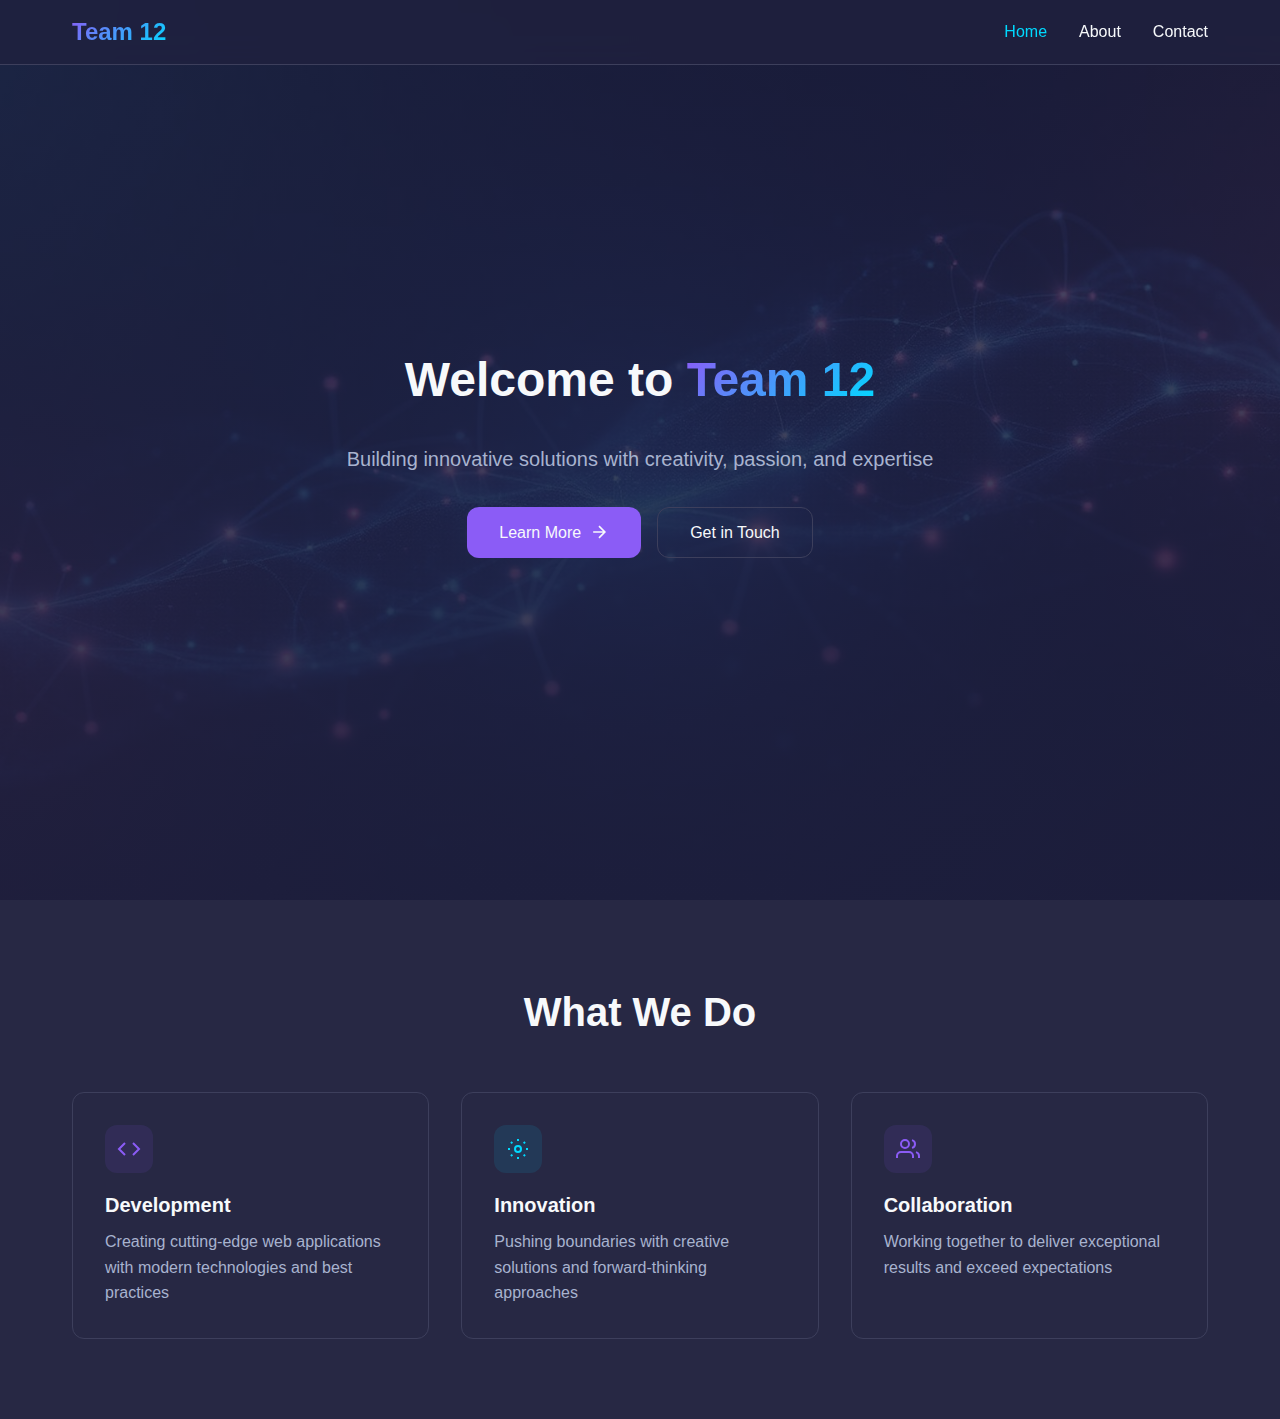
<file: index.html>
<!DOCTYPE html>
<html lang="en">
<head>
    <meta charset="UTF-8">
    <meta name="viewport" content="width=device-width, initial-scale=1.0">
    <title>Team 12 - Innovation & Excellence</title>
    <meta name="description" content="Team 12 portfolio - Building innovative solutions with creativity, passion, and expertise">
    <link rel="stylesheet" href="styles.css">
</head>
<body>
    <!-- Navigation -->
    <nav class="nav">
        <div class="container nav-container">
            <a href="index.html" class="logo">Team 12</a>
            <button class="mobile-menu-btn" id="mobileMenuBtn">
                <span class="hamburger"></span>
            </button>
            <div class="nav-links" id="navLinks">
                <a href="index.html" class="nav-link active">Home</a>
                <a href="about.html" class="nav-link">About</a>
                <a href="contact.html" class="nav-link">Contact</a>
            </div>
        </div>
    </nav>

    <!-- Hero Section -->
    <section class="hero">
        <div class="container hero-content">
            <h1 class="hero-title">
                Welcome to <span class="gradient-text">Team 12</span>
            </h1>
            <p class="hero-subtitle">
                Building innovative solutions with creativity, passion, and expertise
            </p>
            <div class="hero-buttons">
                <a href="about.html" class="btn btn-hero">
                    Learn More
                    <svg width="20" height="20" viewBox="0 0 24 24" fill="none" stroke="currentColor" stroke-width="2">
                        <path d="M5 12h14M12 5l7 7-7 7"/>
                    </svg>
                </a>
                <a href="contact.html" class="btn btn-outline">Get in Touch</a>
            </div>
        </div>
    </section>

    <!-- Features Section -->
    <section class="features">
        <div class="container">
            <h2 class="section-title">What We Do</h2>
            <div class="features-grid">
                <div class="feature-card">
                    <div class="feature-icon icon-primary">
                        <svg width="24" height="24" viewBox="0 0 24 24" fill="none" stroke="currentColor" stroke-width="2">
                            <polyline points="16 18 22 12 16 6"></polyline>
                            <polyline points="8 6 2 12 8 18"></polyline>
                        </svg>
                    </div>
                    <h3 class="feature-title">Development</h3>
                    <p class="feature-text">
                        Creating cutting-edge web applications with modern technologies and best practices
                    </p>
                </div>
                <div class="feature-card">
                    <div class="feature-icon icon-accent">
                        <svg width="24" height="24" viewBox="0 0 24 24" fill="none" stroke="currentColor" stroke-width="2">
                            <path d="M12 2v2M12 20v2M4.93 4.93l1.41 1.41M17.66 17.66l1.41 1.41M2 12h2M20 12h2M6.34 17.66l-1.41 1.41M19.07 4.93l-1.41 1.41"/>
                            <circle cx="12" cy="12" r="3"/>
                        </svg>
                    </div>
                    <h3 class="feature-title">Innovation</h3>
                    <p class="feature-text">
                        Pushing boundaries with creative solutions and forward-thinking approaches
                    </p>
                </div>
                <div class="feature-card">
                    <div class="feature-icon icon-primary">
                        <svg width="24" height="24" viewBox="0 0 24 24" fill="none" stroke="currentColor" stroke-width="2">
                            <path d="M17 21v-2a4 4 0 0 0-4-4H5a4 4 0 0 0-4 4v2"/>
                            <circle cx="9" cy="7" r="4"/>
                            <path d="M23 21v-2a4 4 0 0 0-3-3.87M16 3.13a4 4 0 0 1 0 7.75"/>
                        </svg>
                    </div>
                    <h3 class="feature-title">Collaboration</h3>
                    <p class="feature-text">
                        Working together to deliver exceptional results and exceed expectations
                    </p>
                </div>
            </div>
        </div>
    </section>

    <script src="script.js"></script>
</body>
</html>
</file>
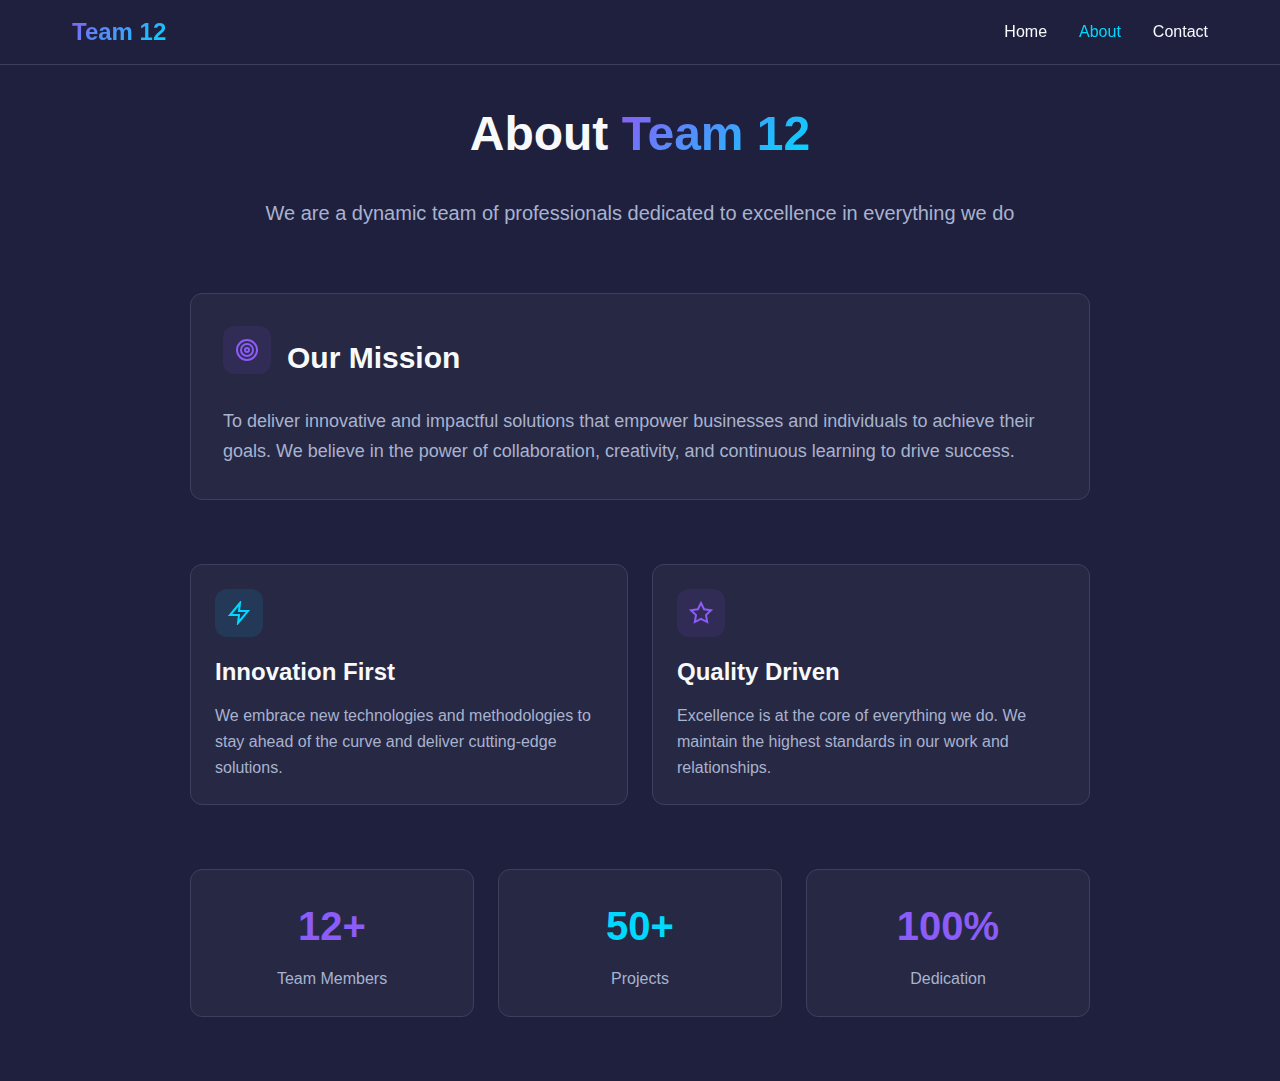
<file: about.html>
<!DOCTYPE html>
<html lang="en">
<head>
    <meta charset="UTF-8">
    <meta name="viewport" content="width=device-width, initial-scale=1.0">
    <title>About - Team 12</title>
    <meta name="description" content="Learn more about Team 12 - our mission, values, and dedication to excellence">
    <link rel="stylesheet" href="styles.css">
</head>
<body>
    <!-- Navigation -->
    <nav class="nav">
        <div class="container nav-container">
            <a href="index.html" class="logo">Team 12</a>
            <button class="mobile-menu-btn" id="mobileMenuBtn">
                <span class="hamburger"></span>
            </button>
            <div class="nav-links" id="navLinks">
                <a href="index.html" class="nav-link">Home</a>
                <a href="about.html" class="nav-link active">About</a>
                <a href="contact.html" class="nav-link">Contact</a>
            </div>
        </div>
    </nav>

    <!-- About Content -->
    <div class="page-content">
        <div class="container">
            <div class="page-wrapper">
                <h1 class="page-title">
                    About <span class="gradient-text">Team 12</span>
                </h1>
                <p class="page-subtitle">
                    We are a dynamic team of professionals dedicated to excellence in everything we do
                </p>

                <!-- Mission Section -->
                <div class="mission-section">
                    <div class="info-card">
                        <div class="info-card-header">
                            <div class="feature-icon icon-primary">
                                <svg width="24" height="24" viewBox="0 0 24 24" fill="none" stroke="currentColor" stroke-width="2">
                                    <circle cx="12" cy="12" r="10"/>
                                    <circle cx="12" cy="12" r="6"/>
                                    <circle cx="12" cy="12" r="2"/>
                                </svg>
                            </div>
                            <h2 class="info-title">Our Mission</h2>
                        </div>
                        <p class="info-text">
                            To deliver innovative and impactful solutions that empower businesses and individuals 
                            to achieve their goals. We believe in the power of collaboration, creativity, and 
                            continuous learning to drive success.
                        </p>
                    </div>
                </div>

                <!-- Values Grid -->
                <div class="values-grid">
                    <div class="value-card">
                        <div class="feature-icon icon-accent">
                            <svg width="24" height="24" viewBox="0 0 24 24" fill="none" stroke="currentColor" stroke-width="2">
                                <polygon points="13 2 3 14 12 14 11 22 21 10 12 10 13 2"/>
                            </svg>
                        </div>
                        <h3 class="value-title">Innovation First</h3>
                        <p class="value-text">
                            We embrace new technologies and methodologies to stay ahead of the curve and 
                            deliver cutting-edge solutions.
                        </p>
                    </div>
                    <div class="value-card">
                        <div class="feature-icon icon-primary">
                            <svg width="24" height="24" viewBox="0 0 24 24" fill="none" stroke="currentColor" stroke-width="2">
                                <path d="M12 2L15.09 8.26L22 9.27L17 14.14L18.18 21.02L12 17.77L5.82 21.02L7 14.14L2 9.27L8.91 8.26L12 2Z"/>
                            </svg>
                        </div>
                        <h3 class="value-title">Quality Driven</h3>
                        <p class="value-text">
                            Excellence is at the core of everything we do. We maintain the highest standards 
                            in our work and relationships.
                        </p>
                    </div>
                </div>

                <!-- Team Stats -->
                <div class="stats-grid">
                    <div class="stat-card">
                        <div class="stat-number stat-primary">12+</div>
                        <div class="stat-label">Team Members</div>
                    </div>
                    <div class="stat-card">
                        <div class="stat-number stat-accent">50+</div>
                        <div class="stat-label">Projects</div>
                    </div>
                    <div class="stat-card">
                        <div class="stat-number stat-primary">100%</div>
                        <div class="stat-label">Dedication</div>
                    </div>
                </div>
            </div>
        </div>
    </div>

    <script src="script.js"></script>
</body>
</html>
</file>
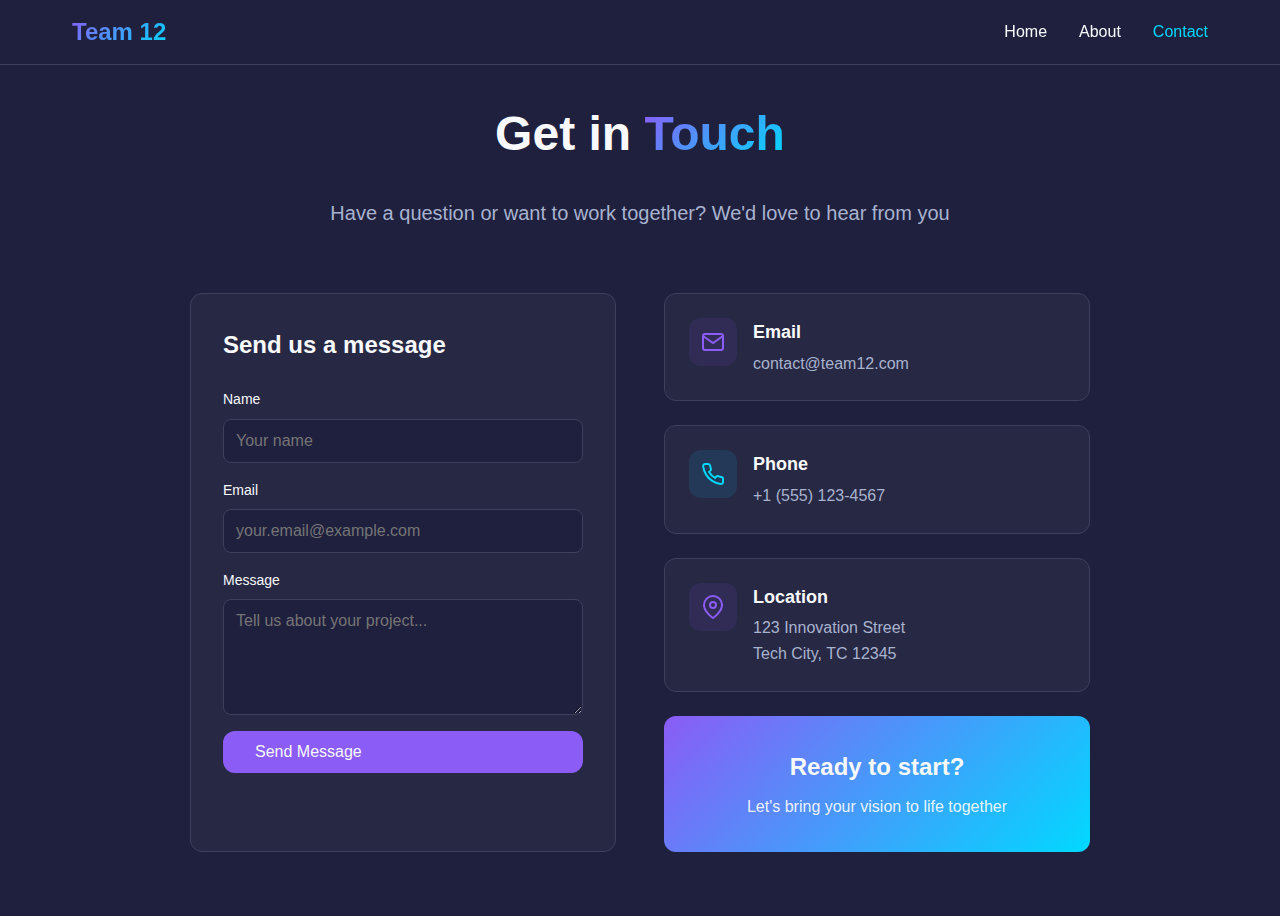
<file: contact.html>
<!DOCTYPE html>
<html lang="en">
<head>
    <meta charset="UTF-8">
    <meta name="viewport" content="width=device-width, initial-scale=1.0">
    <title>Contact - Team 12</title>
    <meta name="description" content="Get in touch with Team 12 - we'd love to hear from you">
    <link rel="stylesheet" href="styles.css">
</head>
<body>
    <!-- Navigation -->
    <nav class="nav">
        <div class="container nav-container">
            <a href="index.html" class="logo">Team 12</a>
            <button class="mobile-menu-btn" id="mobileMenuBtn">
                <span class="hamburger"></span>
            </button>
            <div class="nav-links" id="navLinks">
                <a href="index.html" class="nav-link">Home</a>
                <a href="about.html" class="nav-link">About</a>
                <a href="contact.html" class="nav-link active">Contact</a>
            </div>
        </div>
    </nav>

    <!-- Contact Content -->
    <div class="page-content">
        <div class="container">
            <div class="page-wrapper">
                <h1 class="page-title">
                    Get in <span class="gradient-text">Touch</span>
                </h1>
                <p class="page-subtitle">
                    Have a question or want to work together? We'd love to hear from you
                </p>

                <div class="contact-grid">
                    <!-- Contact Form -->
                    <div class="contact-form-wrapper">
                        <h2 class="form-title">Send us a message</h2>
                        <form id="contactForm" class="contact-form">
                            <div class="form-group">
                                <label for="name" class="form-label">Name</label>
                                <input type="text" id="name" name="name" class="form-input" placeholder="Your name" required>
                            </div>
                            <div class="form-group">
                                <label for="email" class="form-label">Email</label>
                                <input type="email" id="email" name="email" class="form-input" placeholder="your.email@example.com" required>
                            </div>
                            <div class="form-group">
                                <label for="message" class="form-label">Message</label>
                                <textarea id="message" name="message" class="form-textarea" placeholder="Tell us about your project..." rows="5" required></textarea>
                            </div>
                            <button type="submit" class="btn btn-primary btn-full">Send Message</button>
                        </form>
                        <div id="successMessage" class="success-message">
                            Message sent! We'll get back to you soon.
                        </div>
                    </div>

                    <!-- Contact Info -->
                    <div class="contact-info">
                        <div class="info-item">
                            <div class="info-icon icon-primary">
                                <svg width="24" height="24" viewBox="0 0 24 24" fill="none" stroke="currentColor" stroke-width="2">
                                    <path d="M4 4h16c1.1 0 2 .9 2 2v12c0 1.1-.9 2-2 2H4c-1.1 0-2-.9-2-2V6c0-1.1.9-2 2-2z"/>
                                    <polyline points="22,6 12,13 2,6"/>
                                </svg>
                            </div>
                            <div>
                                <h3 class="info-item-title">Email</h3>
                                <p class="info-item-text">contact@team12.com</p>
                            </div>
                        </div>

                        <div class="info-item">
                            <div class="info-icon icon-accent">
                                <svg width="24" height="24" viewBox="0 0 24 24" fill="none" stroke="currentColor" stroke-width="2">
                                    <path d="M22 16.92v3a2 2 0 0 1-2.18 2 19.79 19.79 0 0 1-8.63-3.07 19.5 19.5 0 0 1-6-6 19.79 19.79 0 0 1-3.07-8.67A2 2 0 0 1 4.11 2h3a2 2 0 0 1 2 1.72 12.84 12.84 0 0 0 .7 2.81 2 2 0 0 1-.45 2.11L8.09 9.91a16 16 0 0 0 6 6l1.27-1.27a2 2 0 0 1 2.11-.45 12.84 12.84 0 0 0 2.81.7A2 2 0 0 1 22 16.92z"/>
                                </svg>
                            </div>
                            <div>
                                <h3 class="info-item-title">Phone</h3>
                                <p class="info-item-text">+1 (555) 123-4567</p>
                            </div>
                        </div>

                        <div class="info-item">
                            <div class="info-icon icon-primary">
                                <svg width="24" height="24" viewBox="0 0 24 24" fill="none" stroke="currentColor" stroke-width="2">
                                    <path d="M21 10c0 7-9 13-9 13s-9-6-9-13a9 9 0 0 1 18 0z"/>
                                    <circle cx="12" cy="10" r="3"/>
                                </svg>
                            </div>
                            <div>
                                <h3 class="info-item-title">Location</h3>
                                <p class="info-item-text">
                                    123 Innovation Street<br>
                                    Tech City, TC 12345
                                </p>
                            </div>
                        </div>

                        <div class="cta-card">
                            <h3 class="cta-title">Ready to start?</h3>
                            <p class="cta-text">Let's bring your vision to life together</p>
                        </div>
                    </div>
                </div>
            </div>
        </div>
    </div>

    <script src="script.js"></script>
</body>
</html>
</file>
<file: styles.css>
* {
    margin: 0;
    padding: 0;
    box-sizing: border-box;
}

:root {
    --bg-primary: #1f203e;
    --bg-card: #272844;
    --text-primary: #f7f9fb;
    --text-muted: #a8b3cf;
    --primary: #8b5cf6;
    --accent: #00d9ff;
    --border: #3d3f5c;
    --primary-rgb: 139, 92, 246;
    --accent-rgb: 0, 217, 255;
}

body {
    font-family: -apple-system, BlinkMacSystemFont, 'Segoe UI', Roboto, 'Helvetica Neue', Arial, sans-serif;
    background: var(--bg-primary);
    color: var(--text-primary);
    line-height: 1.6;
}

.container {
    max-width: 1200px;
    margin: 0 auto;
    padding: 0 2rem;
}

/* Navigation */
.nav {
    position: fixed;
    top: 0;
    left: 0;
    right: 0;
    z-index: 1000;
    background: rgba(31, 32, 62, 0.8);
    backdrop-filter: blur(12px);
    border-bottom: 1px solid var(--border);
}

.nav-container {
    display: flex;
    align-items: center;
    justify-content: space-between;
    height: 64px;
}

.logo {
    font-size: 1.5rem;
    font-weight: bold;
    background: linear-gradient(135deg, var(--primary), var(--accent));
    -webkit-background-clip: text;
    -webkit-text-fill-color: transparent;
    background-clip: text;
    text-decoration: none;
}

.nav-links {
    display: flex;
    gap: 2rem;
}

.nav-link {
    color: var(--text-primary);
    text-decoration: none;
    transition: color 0.3s;
}

.nav-link:hover,
.nav-link.active {
    color: var(--accent);
}

.mobile-menu-btn {
    display: none;
    background: none;
    border: none;
    cursor: pointer;
    padding: 0.5rem;
}

.hamburger {
    display: block;
    width: 24px;
    height: 2px;
    background: var(--text-primary);
    position: relative;
}

.hamburger::before,
.hamburger::after {
    content: '';
    position: absolute;
    width: 24px;
    height: 2px;
    background: var(--text-primary);
    left: 0;
}

.hamburger::before {
    top: -8px;
}

.hamburger::after {
    top: 8px;
}

/* Hero Section */
.hero {
    min-height: 100vh;
    display: flex;
    align-items: center;
    justify-content: center;
    position: relative;
    background: linear-gradient(rgba(31, 32, 62, 0.8), rgba(31, 32, 62, 0.9)), url('hero-bg.jpg');
    background-size: cover;
    background-position: center;
}

.hero-content {
    text-align: center;
    z-index: 10;
    animation: fadeIn 1s ease-out;
}

.hero-title {
    font-size: 3rem;
    font-weight: bold;
    margin-bottom: 1.5rem;
}

.gradient-text {
    background: linear-gradient(135deg, var(--primary), var(--accent));
    -webkit-background-clip: text;
    -webkit-text-fill-color: transparent;
    background-clip: text;
}

.hero-subtitle {
    font-size: 1.25rem;
    color: var(--text-muted);
    margin-bottom: 2rem;
    max-width: 600px;
    margin-left: auto;
    margin-right: auto;
}

.hero-buttons {
    display: flex;
    gap: 1rem;
    justify-content: center;
    flex-wrap: wrap;
}

/* Buttons */
.btn {
    display: inline-flex;
    align-items: center;
    gap: 0.5rem;
    padding: 0.75rem 2rem;
    border-radius: 0.75rem;
    font-weight: 500;
    text-decoration: none;
    transition: all 0.3s;
    border: none;
    cursor: pointer;
    font-size: 1rem;
}

.btn-hero {
    background: var(--primary);
    color: var(--text-primary);
}

.btn-hero:hover {
    transform: scale(1.05);
}

.btn-outline {
    background: transparent;
    color: var(--text-primary);
    border: 1px solid var(--border);
}

.btn-outline:hover {
    background: var(--bg-card);
}

.btn-primary {
    background: var(--primary);
    color: var(--text-primary);
}

.btn-primary:hover {
    background: rgba(var(--primary-rgb), 0.9);
}

.btn-full {
    width: 100%;
}

/* Features Section */
.features {
    padding: 5rem 0;
    background: var(--bg-card);
}

.section-title {
    font-size: 2.5rem;
    font-weight: bold;
    text-align: center;
    margin-bottom: 3rem;
}

.features-grid {
    display: grid;
    grid-template-columns: repeat(auto-fit, minmax(300px, 1fr));
    gap: 2rem;
}

.feature-card {
    padding: 2rem;
    border-radius: 0.75rem;
    border: 1px solid var(--border);
    transition: all 0.3s;
}

.feature-card:hover {
    border-color: var(--primary);
    box-shadow: 0 10px 30px rgba(var(--primary-rgb), 0.2);
}

.feature-icon {
    width: 48px;
    height: 48px;
    border-radius: 0.75rem;
    display: flex;
    align-items: center;
    justify-content: center;
    margin-bottom: 1rem;
}

.icon-primary {
    background: rgba(var(--primary-rgb), 0.1);
    color: var(--primary);
}

.icon-accent {
    background: rgba(var(--accent-rgb), 0.1);
    color: var(--accent);
}

.feature-title {
    font-size: 1.25rem;
    font-weight: 600;
    margin-bottom: 0.5rem;
}

.feature-text {
    color: var(--text-muted);
}

/* Page Content */
.page-content {
    padding-top: 6rem;
    padding-bottom: 4rem;
    min-height: 100vh;
}

.page-wrapper {
    max-width: 900px;
    margin: 0 auto;
}

.page-title {
    font-size: 3rem;
    font-weight: bold;
    text-align: center;
    margin-bottom: 1.5rem;
}

.page-subtitle {
    font-size: 1.25rem;
    color: var(--text-muted);
    text-align: center;
    margin-bottom: 4rem;
}

/* About Page */
.mission-section {
    margin-bottom: 4rem;
}

.info-card {
    background: var(--bg-card);
    border-radius: 0.75rem;
    padding: 2rem;
    border: 1px solid var(--border);
}

.info-card-header {
    display: flex;
    align-items: center;
    gap: 1rem;
    margin-bottom: 1rem;
}

.info-title {
    font-size: 1.875rem;
    font-weight: bold;
}

.info-text {
    font-size: 1.125rem;
    color: var(--text-muted);
    line-height: 1.7;
}

.values-grid {
    display: grid;
    grid-template-columns: repeat(auto-fit, minmax(300px, 1fr));
    gap: 1.5rem;
    margin-bottom: 4rem;
}

.value-card {
    background: var(--bg-card);
    border-radius: 0.75rem;
    padding: 1.5rem;
    border: 1px solid var(--border);
    transition: border-color 0.3s;
}

.value-card:hover {
    border-color: var(--primary);
}

.value-title {
    font-size: 1.5rem;
    font-weight: bold;
    margin-bottom: 0.75rem;
}

.value-text {
    color: var(--text-muted);
}

.stats-grid {
    display: grid;
    grid-template-columns: repeat(3, 1fr);
    gap: 1.5rem;
    text-align: center;
}

.stat-card {
    background: var(--bg-card);
    border-radius: 0.75rem;
    padding: 1.5rem;
    border: 1px solid var(--border);
}

.stat-number {
    font-size: 2.5rem;
    font-weight: bold;
    margin-bottom: 0.5rem;
}

.stat-primary {
    color: var(--primary);
}

.stat-accent {
    color: var(--accent);
}

.stat-label {
    color: var(--text-muted);
}

/* Contact Page */
.contact-grid {
    display: grid;
    grid-template-columns: repeat(auto-fit, minmax(300px, 1fr));
    gap: 3rem;
}

.contact-form-wrapper {
    background: var(--bg-card);
    border-radius: 0.75rem;
    padding: 2rem;
    border: 1px solid var(--border);
}

.form-title {
    font-size: 1.5rem;
    font-weight: bold;
    margin-bottom: 1.5rem;
}

.contact-form {
    display: flex;
    flex-direction: column;
    gap: 1rem;
}

.form-group {
    display: flex;
    flex-direction: column;
}

.form-label {
    font-size: 0.875rem;
    font-weight: 500;
    margin-bottom: 0.5rem;
}

.form-input,
.form-textarea {
    padding: 0.75rem;
    border-radius: 0.5rem;
    border: 1px solid var(--border);
    background: var(--bg-primary);
    color: var(--text-primary);
    font-family: inherit;
    font-size: 1rem;
}

.form-input:focus,
.form-textarea:focus {
    outline: none;
    border-color: var(--primary);
}

.form-textarea {
    resize: vertical;
}

.success-message {
    display: none;
    padding: 1rem;
    background: rgba(0, 217, 255, 0.1);
    border: 1px solid var(--accent);
    border-radius: 0.5rem;
    color: var(--accent);
    margin-top: 1rem;
}

.success-message.show {
    display: block;
}

.contact-info {
    display: flex;
    flex-direction: column;
    gap: 1.5rem;
}

.info-item {
    background: var(--bg-card);
    border-radius: 0.75rem;
    padding: 1.5rem;
    border: 1px solid var(--border);
    display: flex;
    gap: 1rem;
}

.info-icon {
    width: 48px;
    height: 48px;
    border-radius: 0.75rem;
    display: flex;
    align-items: center;
    justify-content: center;
    flex-shrink: 0;
}

.info-item-title {
    font-size: 1.125rem;
    font-weight: 600;
    margin-bottom: 0.25rem;
}

.info-item-text {
    color: var(--text-muted);
}

.cta-card {
    background: linear-gradient(135deg, var(--primary), var(--accent));
    border-radius: 0.75rem;
    padding: 2rem;
    text-align: center;
}

.cta-title {
    font-size: 1.5rem;
    font-weight: bold;
    margin-bottom: 0.5rem;
}

.cta-text {
    color: rgba(255, 255, 255, 0.9);
}

/* Animations */
@keyframes fadeIn {
    from {
        opacity: 0;
        transform: translateY(20px);
    }
    to {
        opacity: 1;
        transform: translateY(0);
    }
}

/* Responsive */
@media (max-width: 768px) {
    .mobile-menu-btn {
        display: block;
    }

    .nav-links {
        display: none;
        position: absolute;
        top: 64px;
        left: 0;
        right: 0;
        background: rgba(31, 32, 62, 0.95);
        backdrop-filter: blur(12px);
        flex-direction: column;
        padding: 1rem 2rem;
        gap: 0.5rem;
        border-bottom: 1px solid var(--border);
    }

    .nav-links.active {
        display: flex;
    }

    .hero-title {
        font-size: 2rem;
    }

    .hero-subtitle {
        font-size: 1rem;
    }

    .page-title {
        font-size: 2rem;
    }

    .stats-grid {
        grid-template-columns: 1fr;
    }

    .contact-grid {
        grid-template-columns: 1fr;
    }
}

@media (min-width: 769px) and (max-width: 1024px) {
    .hero-title {
        font-size: 3.5rem;
    }
}
</file>
